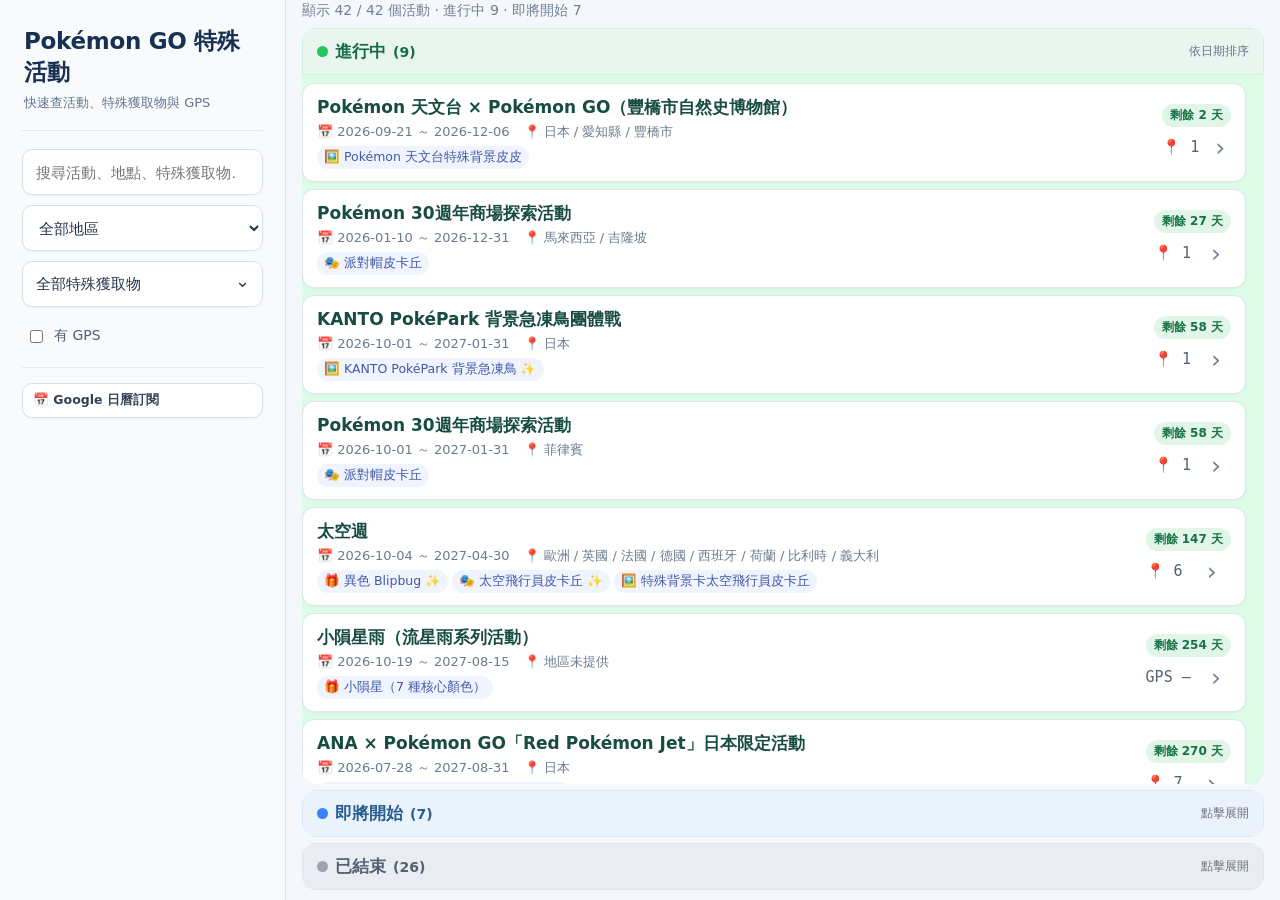
<file: index.html>
<!doctype html><html lang="zh-Hant"><head><meta charset="utf-8"><meta name="viewport" content="width=device-width,initial-scale=1"><meta name="theme-color" content="#111827"><title>Pokémon GO 特殊活動</title><link rel="stylesheet" href="style.css?v=20261006-4"></head><body>
<div class="appShell"><aside class="desktopSide"><div class="sidebrand"><h1>Pokémon GO 特殊活動</h1><p>快速查活動、特殊獲取物與 GPS</p></div></aside><div class="mainPane"><header><div class="wrap"><h1>Pokémon GO 特殊活動</h1><p>快速查活動、特殊獲取物與 GPS</p></div></header>
<main class="wrap"><section class="toolbar">
<input id="q" type="search" placeholder="搜尋活動、地點、特殊獲取物…">
<div class="quick" id="quick"><button data-status="" class="on">全部</button><button data-status="active">進行中</button><button data-status="upcoming">即將開始</button><button data-status="ended">已結束</button></div>
<div class="filters"><select id="region" aria-label="地區"><option value="">全部地區</option></select><details class="rewardfilter" id="rewardFilter"><summary id="rewardSummary">全部特殊獲取物</summary><div class="rewardmenu" id="rewardMenu"></div></details><label class="toggle"><input id="gpsOnly" type="checkbox"> 有 GPS</label></div>
<details class="calendarbox"><summary class="btn calendarbtn">📅 Google 日曆訂閱</summary><div class="calendarhelp"><div>① 複製 ICS 訂閱網址</div><div>② Google Calendar「其他日曆」→「透過網址」</div><div>③ 貼上網址並新增日曆</div><input id="calendarUrl" class="calendarurl" type="text" readonly value="https://sometools-fox.github.io/pokemon-go-special-events/calendar.ics"><button id="copyCalendarUrl" class="btn primary" type="button">複製訂閱網址</button></div></details>
</section><div class="summary" id="summary"></div><div id="events"></div><div id="empty" class="empty" hidden>找不到符合條件的活動</div></main></div></div>
<div id="toast" class="toast"></div><script src="gpx.js?v=20261108-1"></script><script src="app.js?v=20261108-1"></script></body></html>
</file>
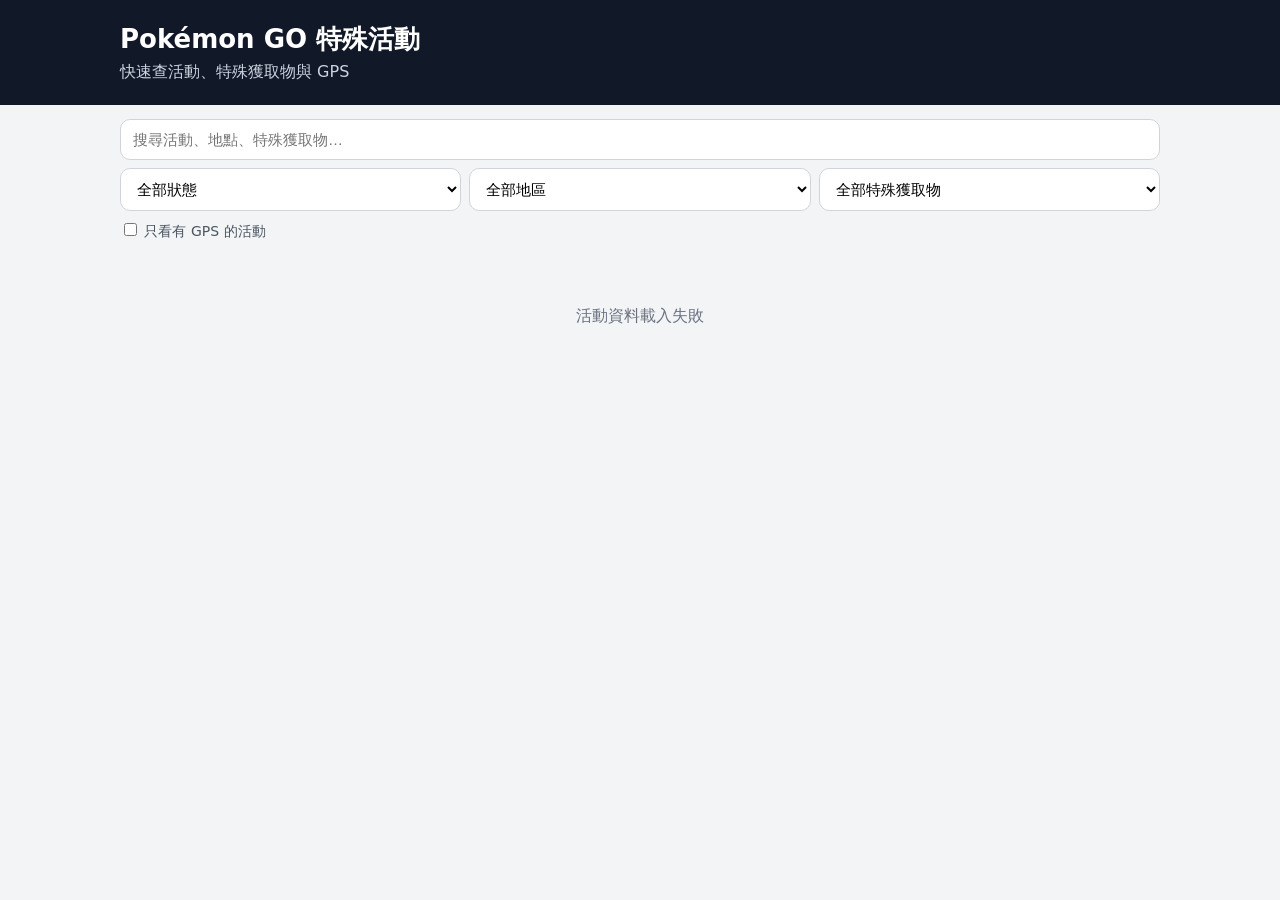
<file: public/index.html>
<!doctype html><html lang="zh-Hant"><head><meta charset="utf-8"><meta name="viewport" content="width=device-width,initial-scale=1"><meta name="theme-color" content="#111827"><title>Pokémon GO 特殊活動</title><link rel="stylesheet" href="style.css"></head>
<body><header><div class="wrap"><h1>Pokémon GO 特殊活動</h1><p>快速查活動、特殊獲取物與 GPS</p></div></header>
<main class="wrap">
<section class="toolbar"><input id="q" type="search" placeholder="搜尋活動、地點、特殊獲取物…"><div class="filters"><select id="status"><option value="">全部狀態</option><option value="active">進行中</option><option value="upcoming">即將開始</option><option value="ended">已結束</option></select><select id="region"><option value="">全部地區</option></select><select id="reward"><option value="">全部特殊獲取物</option></select></div><label class="toggle"><input id="gpsOnly" type="checkbox"> 只看有 GPS 的活動</label></section>
<div class="summary" id="summary"></div><div id="events"></div><div id="empty" class="empty" hidden>找不到符合條件的活動</div>
</main><script src="app.js"></script></body></html>
</file>
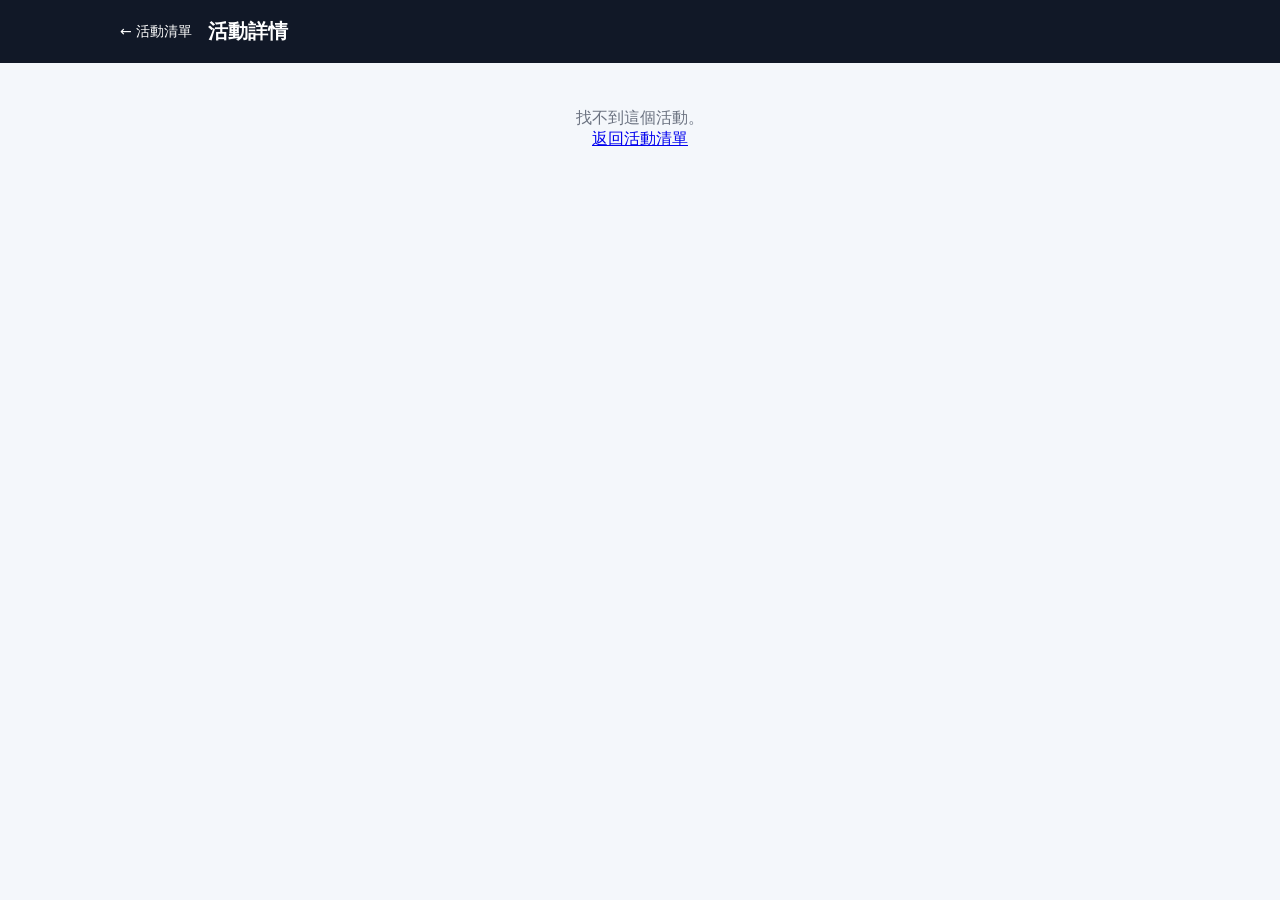
<file: event.html>
<!doctype html><html lang="zh-Hant"><head><meta charset="utf-8"><meta name="viewport" content="width=device-width,initial-scale=1"><title>活動詳情｜Pokémon GO 特殊活動</title><link rel="stylesheet" href="style.css?v=20261006-7"></head><body class="detailPage"><header><div class="wrap detailhead"><a class="back" href="./">← 活動清單</a><h1>活動詳情</h1></div></header><main class="wrap"><div id="eventDetail" class="empty">載入中…</div></main><div id="toast" class="toast"></div><script src="gpx.js?v=20261108-1"></script><script src="event.js?v=20261108-1"></script></body></html>
</file>
<file: style.css>
*{box-sizing:border-box}body{margin:0;background:#f3f4f6;color:#111827;font-family:system-ui,-apple-system,"Noto Sans TC",sans-serif}header{background:#111827;color:#fff;padding:18px 0}.wrap{width:min(1040px,calc(100% - 24px));margin:auto}h1{margin:0;font-size:25px}header p{margin:4px 0 0;color:#cbd5e1}.toolbar{position:sticky;top:0;z-index:3;background:#f3f4f6;padding:10px 0 8px}input[type=search],select{width:100%;padding:10px 12px;border:1px solid #d1d5db;border-radius:10px;background:#fff;font-size:15px}.quick{display:flex;gap:7px;overflow:auto;padding:8px 0 1px}.quick button{white-space:nowrap;border:1px solid #d1d5db;background:#fff;border-radius:999px;padding:7px 12px;font-size:14px}.quick button.on{background:#111827;color:#fff;border-color:#111827}.filters{display:grid;grid-template-columns:minmax(180px,1fr) minmax(220px,1fr) auto;gap:8px;margin-top:8px;align-items:center}.toggle{display:flex;align-items:center;gap:5px;margin:0;padding:0 6px;font-size:14px;color:#4b5563;white-space:nowrap}.rewardfilter{position:relative}.rewardfilter>summary{list-style:none;width:100%;padding:10px 36px 10px 12px;border:1px solid #d1d5db;border-radius:10px;background:#fff;font-size:15px;font-weight:400;cursor:pointer;position:relative}.rewardfilter>summary::-webkit-details-marker{display:none}.rewardfilter>summary:after{content:'⌄';position:absolute;right:12px;top:8px;font-size:18px;color:#374151}.rewardmenu{position:absolute;z-index:8;top:calc(100% + 4px);left:0;right:0;max-height:260px;overflow:auto;padding:6px;background:#fff;border:1px solid #d1d5db;border-radius:10px;box-shadow:0 8px 20px #00000018}.rewardmenu label{display:flex;align-items:center;gap:7px;padding:7px 6px;border-radius:7px;font-size:14px;cursor:pointer}.rewardmenu label:hover{background:#f3f4f6}.summary{margin:4px 0 9px;color:#6b7280;font-size:14px}.card{background:#fff;border:1px solid #e5e7eb;border-radius:14px;padding:15px;margin:11px 0;box-shadow:0 1px 2px #0000000d}.top{display:flex;gap:10px;justify-content:space-between;align-items:flex-start}.card h2{font-size:19px;margin:0 0 5px}.meta{font-size:14px;color:#6b7280}.badge{white-space:nowrap;border-radius:999px;padding:4px 9px;font-size:12px;font-weight:700}.active{background:#dcfce7;color:#166534}.upcoming{background:#fef3c7;color:#92400e}.ended{background:#e5e7eb;color:#4b5563}.rewards{margin:10px 0 4px}.reward{display:inline-flex;align-items:center;gap:3px;background:#eef2ff;color:#3730a3;border-radius:999px;padding:4px 8px;margin:2px 3px 2px 0;font-size:12.5px}.reward small{opacity:.68}.details{border-top:1px solid #eee;margin-top:10px;padding-top:9px}summary{cursor:pointer;font-weight:700}.bulk{margin:9px 0 4px}.loc{display:grid;grid-template-columns:minmax(130px,1fr) minmax(150px,.8fr) auto;align-items:center;gap:8px;padding:8px 0;border-bottom:1px dashed #e5e7eb}.loc:last-child{border:0}.locname{font-weight:650}.gps{font:15px ui-monospace,SFMono-Regular,Menlo,monospace;color:#4b5563;white-space:nowrap}.locactions{display:flex;gap:5px}.btn{border:1px solid #d1d5db;background:#fff;border-radius:8px;padding:6px 9px;cursor:pointer;font-size:12.5px}.btn.primary{background:#111827;color:#fff;border-color:#111827}.source{margin-top:10px;font-size:13px}.source a{color:#2563eb;word-break:break-all}.empty{text-align:center;padding:45px;color:#6b7280}.toast{position:fixed;left:50%;bottom:24px;transform:translateX(-50%) translateY(20px);background:#111827;color:#fff;padding:9px 14px;border-radius:999px;font-size:13px;opacity:0;pointer-events:none;transition:.2s;z-index:10}.toast.show{opacity:1;transform:translateX(-50%) translateY(0)}
@media(max-width:650px){header{padding:15px 0}h1{font-size:22px}.wrap{width:min(100% - 12px,1040px)}.toolbar{padding-top:7px}.card{padding:13px 12px;margin:8px 0}.top{display:block}.badge{display:inline-block;margin:4px 0}.card h2{font-size:18px}.reward{font-size:12px;padding:4px 7px}.loc{grid-template-columns:1fr auto;gap:3px 8px;padding:7px 0}.gps{grid-column:1/2}.locactions{grid-column:2;grid-row:1/3}.btn{padding:6px 8px}.locnote{grid-column:1/-1}.filters{grid-template-columns:1fr 1fr;gap:7px}.toggle{grid-column:1/-1;padding:2px 2px}.rewardmenu{position:fixed;left:12px;right:12px;top:auto;max-height:45vh}}
.titlelink{color:inherit;text-decoration:none}.cardfoot{display:flex;align-items:center;justify-content:space-between;border-top:1px solid #eee;margin-top:10px;padding-top:9px}.detailbtn{font-size:13px;font-weight:700;color:#2563eb;text-decoration:none}.detailhead{display:flex;align-items:center;gap:16px}.detailhead h1{font-size:20px}.back{color:#fff;text-decoration:none;font-size:14px}.detailcard{background:#fff;border:1px solid #e5e7eb;border-radius:14px;padding:20px;margin:14px 0}.detailtitle{font-size:25px;margin:0 0 8px}.detailactions{display:flex;gap:8px;flex-wrap:wrap;margin:16px 0}.detailcard section{border-top:1px solid #e5e7eb;margin-top:18px;padding-top:12px}.detailcard h3{margin:0 0 9px;font-size:17px}.detailreward{display:flex;width:max-content;max-width:100%;flex-wrap:wrap}.rewardnote{width:100%;font-size:11px;color:#6b7280;margin-left:22px}@media(max-width:650px){.detailcard{padding:14px 12px;margin:8px 0}.detailtitle{font-size:21px}.detailhead{gap:10px}.detailhead h1{font-size:18px}}
.calendarbox{margin-top:9px}.calendarbtn{font-weight:700}.calendarhelp{margin-top:7px;padding:10px 12px;background:#fff;border:1px solid #d1d5db;border-radius:10px;font-size:13px;line-height:1.7;color:#4b5563}.calendarhelp .btn{margin-top:7px}

.calendarbox>summary{display:inline-block;list-style:none}.calendarbox>summary::-webkit-details-marker{display:none}.calendarurl{width:100%;margin-top:8px;padding:8px 9px;border:1px solid #d1d5db;border-radius:8px;background:#f9fafb;font-size:12px}

.badge.unknown{background:#fee2e2;color:#991b1b}

.eventgroup{margin:12px 0;border-radius:14px;overflow:hidden}.eventgroup>summary{list-style:none;display:flex;justify-content:space-between;align-items:center;padding:11px 14px;background:#eaf8ef;color:#166534;font-size:17px}.eventgroup>summary::-webkit-details-marker{display:none}.eventgroup>summary span{display:flex;align-items:center;gap:7px}.eventgroup>summary i{width:11px;height:11px;border-radius:50%;background:#22c55e}.eventgroup>summary b{font-size:14px}.eventgroup>summary small{font-size:12px;font-weight:500;color:#6b7280}.eventgroup.upcoming>summary{background:#edf6ff;color:#1d4ed8}.eventgroup.upcoming>summary i{background:#3b82f6}.eventgroup.unknown>summary{background:#fff1f2;color:#991b1b}.eventgroup.unknown>summary i{background:#ef4444}.eventgroup.ended>summary{background:#e5e7eb;color:#4b5563}.eventgroup.ended>summary i{background:#9ca3af}.groupcards{padding:1px 0}.compactcard{padding:0;margin:7px 0;border-radius:12px;overflow:hidden}.cardmain{display:flex;align-items:center;justify-content:space-between;gap:12px;padding:12px 14px;color:inherit;text-decoration:none}.compactbody{min-width:0;flex:1}.compacttitle{display:flex;align-items:center;gap:8px}.compacttitle h2{margin:0;font-size:17px;white-space:nowrap;overflow:hidden;text-overflow:ellipsis}.compacttitle .badge{display:none}.compactmeta{display:flex;gap:14px;flex-wrap:wrap;margin-top:4px;color:#6b7280;font-size:13px}.compactrewards{margin-top:5px;white-space:nowrap;overflow:hidden;text-overflow:ellipsis}.compactrewards .reward{margin:0 4px 0 0;padding:3px 7px}.moretag{font-size:12px;color:#6b7280}.compactside{display:grid;grid-template-columns:auto auto;align-items:center;gap:6px 10px;flex:0 0 auto}.countdown{grid-column:1/3;justify-self:end;border-radius:999px;padding:3px 8px;font-size:12px}.countdown.active{background:#dcfce7;color:#166534}.countdown.upcoming{background:#dbeafe;color:#1d4ed8}.gpscount{font:15px ui-monospace,SFMono-Regular,Menlo,monospace;color:#4b5563;white-space:nowrap}.chevron{font-size:25px;color:#6b7280}.compactcard:hover{border-color:#cbd5e1;box-shadow:0 2px 6px #0000000d}
@media(max-width:650px){.eventgroup{margin:8px 0}.eventgroup>summary{padding:10px 11px;font-size:16px}.eventgroup>summary small{display:none}.cardmain{padding:10px;gap:7px}.compacttitle{align-items:flex-start}.compacttitle h2{font-size:15px;white-space:normal;display:-webkit-box;-webkit-line-clamp:2;-webkit-box-orient:vertical}.compacttitle .badge{display:inline-block;margin:0;font-size:10px;padding:3px 6px}.compactmeta{display:block;margin-top:3px;font-size:12px}.compactmeta span{display:block;white-space:nowrap;overflow:hidden;text-overflow:ellipsis}.compactrewards{margin-top:4px}.compactrewards .reward{font-size:11px;padding:3px 5px}.compactside{display:flex;flex-direction:column;gap:4px;align-items:flex-end}.countdown{font-size:10.5px;padding:3px 6px}.gpscount{font-size:14px}.chevron{display:none}}

.desktopSide{display:none}

/* Desktop layout: single source of truth */
@media(min-width:801px){
  html,body{height:100%;overflow:hidden;background:#f4f7fb;color:#172033}

  .appShell{
    height:100vh;
    display:grid;
    grid-template-columns:286px minmax(0,1fr);
    background:#f4f7fb
  }

  .desktopSide{
    display:flex;
    flex-direction:column;
    height:100vh;
    overflow-y:auto;
    background:#f8fafc;
    color:#1e293b;
    border-right:1px solid #dbe3ec;
    box-shadow:2px 0 10px rgba(15,23,42,.04);
    padding:26px 22px
  }

  .sidebrand{
    flex:0 0 auto;
    padding:0 2px 18px;
    margin:0 0 18px;
    border-bottom:1px solid #e2e8f0
  }
  .sidebrand h1{margin:0;color:#183153;font-size:23px;font-weight:750;letter-spacing:-.3px}
  .sidebrand p{margin:6px 0 0;color:#64748b;font-size:13px}

  .desktopSide .toolbar{
    position:static;
    flex:0 0 auto;
    display:block;
    margin:0;
    padding:0;
    background:transparent
  }
  .desktopSide .quick{display:none}
  .desktopSide .filters{grid-template-columns:1fr;gap:10px;margin-top:10px}
  .desktopSide input[type="search"],
  .desktopSide select,
  .desktopSide .rewardfilter>summary{
    width:100%;
    min-height:46px;
    background:#fff;
    color:#253247;
    border:1px solid #d8e0ea;
    border-radius:10px;
    box-shadow:0 1px 2px rgba(15,23,42,.035)
  }
  .desktopSide input[type="search"]{padding:0 13px}
  .desktopSide input[type="search"]:focus,
  .desktopSide select:focus{outline:2px solid #bfdbfe;border-color:#93c5fd}
  .desktopSide .rewardfilter{background:transparent}
  .desktopSide .rewardfilter>summary{display:flex;align-items:center;padding:0 13px}
  .desktopSide .rewardmenu{border-color:#d8e0ea;box-shadow:0 8px 22px rgba(15,23,42,.10)}
  .desktopSide .toggle{
    min-height:38px;
    display:flex;
    align-items:center;
    gap:8px;
    padding:2px 4px;
    color:#526176;
    background:transparent
  }
  .desktopSide .calendarbox{
    margin:12px 0 0;
    padding:15px 0 0;
    border:0;
    border-top:1px solid #e2e8f0;
    background:transparent
  }
  .desktopSide .calendarbtn{
    width:100%;
    justify-content:flex-start;
    padding:8px 10px;
    background:#fff;
    color:#334155;
    border-color:#d8e0ea;
    border-radius:10px;
    box-shadow:0 1px 2px rgba(15,23,42,.035)
  }
  .desktopSide .calendarhelp{background:#fff;border-color:#d8e0ea}

  .mainPane{
    min-width:0;
    height:100vh;
    overflow:hidden;
    background:#f4f7fb
  }
  .mainPane>header{display:none}
  .mainPane>.wrap{
    width:100%;
    height:100%;
    min-height:0;
    margin:0;
    padding:0 16px 10px;
    display:flex;
    flex-direction:column;
    overflow:hidden
  }

  .mainPane .summary{
    flex:0 0 auto;
    margin:2px 0 8px;
    color:#708095
  }

  .mainPane #events{
    flex:1 1 auto;
    min-height:0;
    display:flex;
    flex-direction:column;
    overflow:hidden
  }

  .eventgroup{
    flex:0 0 auto;
    min-height:0;
    margin:0 0 6px;
    border-radius:14px;
    overflow:hidden
  }
  .eventgroup>summary{flex:0 0 auto;border:1px solid transparent}
  .eventgroup.active>summary{background:#e9f6ef;color:#176b47;border-color:#d5efe1}
  .eventgroup.upcoming>summary{background:#eaf2fb;color:#275f92;border-color:#d9e9f7}
  .eventgroup.ended>summary{background:#e9edf2;color:#536171;border-color:#e0e5eb}

  .eventgroup[open]{
    flex:0 0 auto;
    min-height:0;
    overflow:hidden
  }
  .eventgroup[open]>.groupcards{
    min-height:0;
    overflow-y:auto;
    overflow-x:hidden;
    overscroll-behavior:contain;
    scrollbar-gutter:stable;
    padding:1px 3px 1px 0
  }

  .compactcard{
    flex:0 0 auto;
    background:#fff;
    border-color:#dde5ee;
    box-shadow:0 1px 3px rgba(15,23,42,.04)
  }
  .compactcard:first-child{margin-top:7px}
  .compactcard:last-child{margin-bottom:7px}
  .compacttitle h2{color:#174c40}
  .compactmeta{color:#6c7a8d}
  .compactrewards .reward{background:#f0f4ff;color:#4058a6}
  .countdown.active{background:#e1f6e9;color:#177245}
  .countdown.upcoming{background:#e4f0fb;color:#28679c}
  .gpscount{color:#536174}
  .chevron{color:#718096}
}

/* Detail pages must use normal document scrolling on desktop. */
@media(min-width:801px){body:has(#eventDetail){height:auto;min-height:100%;overflow-y:auto;overflow-x:hidden}body:has(#eventDetail) main.wrap{padding-bottom:24px}}

/* Detail page is a normal scrolling document; keep list-page viewport rules isolated. */
@media(min-width:801px){html:has(body.detailPage){height:auto;min-height:100%;overflow-y:auto;overflow-x:hidden}body.detailPage{height:auto;min-height:100vh;overflow-y:auto;overflow-x:hidden}body.detailPage main.wrap{height:auto;min-height:0;overflow:visible;padding-bottom:32px}}
</file>
<file: public/style.css>
*{box-sizing:border-box}body{margin:0;background:#f3f4f6;color:#111827;font-family:system-ui,-apple-system,"Noto Sans TC",sans-serif}header{background:#111827;color:#fff;padding:22px 0}.wrap{width:min(1040px,calc(100% - 28px));margin:auto}h1{margin:0;font-size:26px}header p{margin:5px 0 0;color:#cbd5e1}.toolbar{position:sticky;top:0;z-index:3;background:#f3f4f6;padding:14px 0 10px}input[type=search],select{width:100%;padding:11px 12px;border:1px solid #d1d5db;border-radius:10px;background:#fff;font-size:15px}.filters{display:grid;grid-template-columns:repeat(3,1fr);gap:8px;margin-top:8px}.toggle{display:block;margin-top:9px;font-size:14px;color:#4b5563}.summary{margin:5px 0 10px;color:#6b7280;font-size:14px}.card{background:#fff;border:1px solid #e5e7eb;border-radius:14px;padding:16px;margin:12px 0;box-shadow:0 1px 2px #0000000d}.top{display:flex;gap:10px;justify-content:space-between;align-items:flex-start}.card h2{font-size:19px;margin:0 0 6px}.meta{font-size:14px;color:#6b7280}.badge{white-space:nowrap;border-radius:999px;padding:4px 9px;font-size:12px;font-weight:700}.active{background:#dcfce7;color:#166534}.upcoming{background:#fef3c7;color:#92400e}.ended{background:#e5e7eb;color:#4b5563}.rewards{margin:12px 0 6px}.reward{display:inline-block;background:#eef2ff;color:#3730a3;border-radius:999px;padding:5px 9px;margin:3px 4px 3px 0;font-size:13px}.reward small{opacity:.7}.details{border-top:1px solid #eee;margin-top:12px;padding-top:10px}summary{cursor:pointer;font-weight:650}.loc{padding:10px 0;border-bottom:1px dashed #e5e7eb}.loc:last-child{border:0}.gps{font:14px ui-monospace,SFMono-Regular,Menlo,monospace;color:#374151}.actions{display:flex;gap:7px;flex-wrap:wrap;margin-top:6px}.btn{border:1px solid #d1d5db;background:#fff;border-radius:8px;padding:6px 9px;cursor:pointer;font-size:13px}.source{margin-top:12px;font-size:13px}.source a{color:#2563eb;word-break:break-all}.empty{text-align:center;padding:45px;color:#6b7280}@media(max-width:650px){.filters{grid-template-columns:1fr 1fr}.filters select:last-child{grid-column:1/-1}.top{display:block}.badge{display:inline-block;margin:4px 0}.toolbar{top:0}.card{padding:14px}}
</file>
